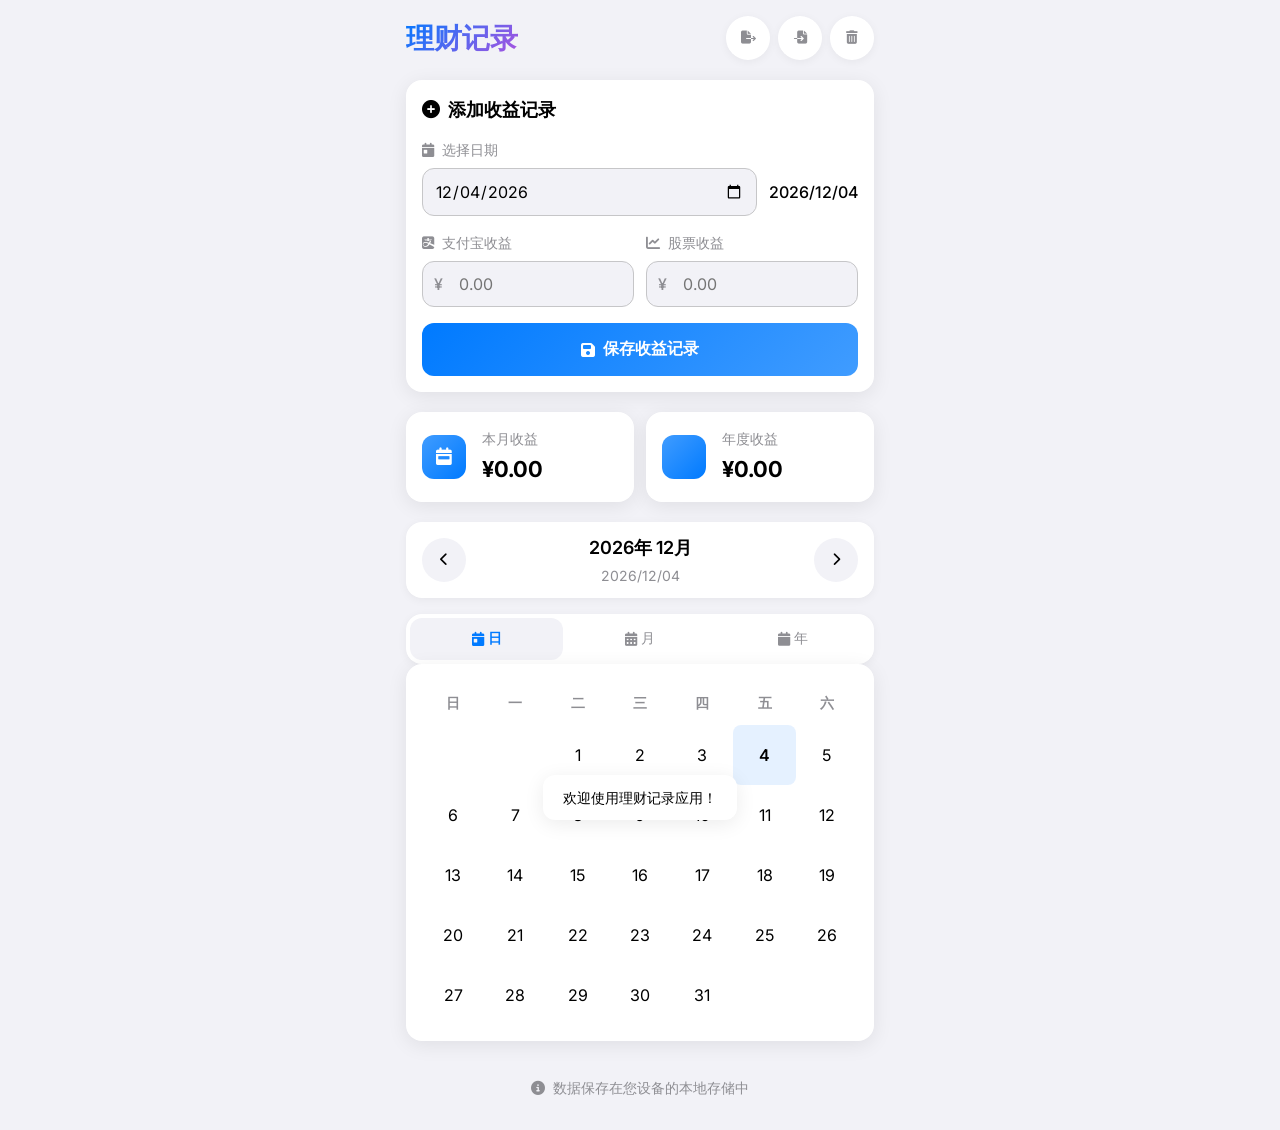
<file: index.html>
<!DOCTYPE html>
<html lang="zh-CN">
<head>
    <meta charset="UTF-8">
    <meta name="viewport" content="width=device-width, initial-scale=1.0, maximum-scale=1.0, user-scalable=no">
    <title>理财记录 - iOS 17风格</title>
    <link rel="stylesheet" href="style.css">
    <link rel="stylesheet" href="https://cdnjs.cloudflare.com/ajax/libs/font-awesome/6.4.0/css/all.min.css">
    <link href="https://fonts.googleapis.com/css2?family=Inter:wght@300;400;500;600;700&display=swap" rel="stylesheet">
</head>
<body>
    <div class="container">
        <!-- 头部标题 -->
        <header class="header">
            <div class="header-content">
                <h1 class="app-title">理财记录</h1>
                <div class="header-actions">
                    <button id="exportCsv" class="icon-btn" title="导出数据">
                        <i class="fas fa-file-export"></i>
                    </button>
                    <button id="importTrigger" class="icon-btn" title="导入数据">
                        <i class="fas fa-file-import"></i>
                    </button>
                    <button id="clearAll" class="icon-btn" title="清除所有数据">
                        <i class="fas fa-trash-alt"></i>
                    </button>
                </div>
            </div>
        </header>

        <!-- 收益输入区域 -->
        <div class="input-section">
            <div class="input-card">
                <h3 class="input-title"><i class="fas fa-plus-circle"></i> 添加收益记录</h3>

                <div class="date-input-group">
                    <label for="datePicker"><i class="fas fa-calendar-day"></i> 选择日期</label>
                    <div class="date-input-wrapper">
                        <input type="date" id="datePicker" class="date-input">
                        <span class="date-display-text" id="displayDateText2">2023/12/01</span>
                    </div>
                </div>

                <div class="input-row">
                    <div class="input-group">
                        <label for="alipay"><i class="fab fa-alipay"></i> 支付宝收益</label>
                        <div class="input-with-icon">
                            <span class="currency">¥</span>
                            <input type="number" id="alipay" placeholder="0.00" step="0.01" min="0">
                        </div>
                    </div>

                    <div class="input-group">
                        <label for="stock"><i class="fas fa-chart-line"></i> 股票收益</label>
                        <div class="input-with-icon">
                            <span class="currency">¥</span>
                            <input type="number" id="stock" placeholder="0.00" step="0.01" min="0">
                        </div>
                    </div>
                </div>

                <button id="saveBtn" class="save-btn">
                    <i class="fas fa-save"></i> 保存收益记录
                </button>
            </div>
        </div>

        <!-- 统计卡片 -->
        <div class="stats-container">
            <div class="stat-card">
                <div class="stat-icon">
                    <i class="fas fa-calendar-week"></i>
                </div>
                <div class="stat-content">
                    <div class="stat-label">本月收益</div>
                    <div class="stat-value" id="monthTotal">¥0.00</div>
                </div>
            </div>
            <div class="stat-card">
                <div class="stat-icon">
                    <i class="fas fa-calendar-year"></i>
                </div>
                <div class="stat-content">
                    <div class="stat-label">年度收益</div>
                    <div class="stat-value" id="yearTotal">¥0.00</div>
                </div>
            </div>
        </div>

        <!-- 日历标题和导航 -->
        <div class="calendar-header">
            <button id="prevMonth" class="nav-btn">
                <i class="fas fa-chevron-left"></i>
            </button>
            <div class="calendar-title">
                <h2 id="calendarTitle">2023年 12月</h2>
                <div class="date-display" id="displayDateText">2023/12/01</div>
            </div>
            <button id="nextMonth" class="nav-btn">
                <i class="fas fa-chevron-right"></i>
            </button>
        </div>

        <div class="view-toggle">
            <button data-view="day" class="active"><i class="fas fa-calendar-day"></i> 日</button>
            <button data-view="month"><i class="fas fa-calendar-alt"></i> 月</button>
            <button data-view="year"><i class="fas fa-calendar"></i> 年</button>
        </div>

        <!-- 日历区域 -->
        <div class="calendar-container">
            <table id="calendar">
                <!-- 日历将通过JS动态生成 -->
            </table>
        </div>


        <!-- 文件导入区域 (隐藏) -->
        <input type="file" id="importCsv" accept=".csv" style="display: none;">

        <!-- 底部说明 -->
        <footer class="footer">
            <p class="footer-text">
                <i class="fas fa-info-circle"></i> 数据保存在您设备的本地存储中
            </p>
        </footer>
    </div>

    <!-- 详情弹窗 -->
    <div id="modal" class="modal hidden">
        <div class="modal-overlay"></div>
        <div class="modal-content">
            <div class="modal-header">
                <h3><i class="fas fa-calendar-day"></i> 收益详情</h3>
                <button id="closeModal" class="close-btn">
                    <i class="fas fa-times"></i>
                </button>
            </div>

            <div class="modal-body">
                <div class="modal-date">
                    <i class="fas fa-calendar"></i>
                    <span id="modalDate">2023-12-01</span>
                </div>

                <div class="modal-input-group">
                    <label for="modalAlipayInput"><i class="fab fa-alipay"></i> 支付宝收益</label>
                    <div class="input-with-icon">
                        <span class="currency">¥</span>
                        <input type="number" id="modalAlipayInput" placeholder="0.00" step="0.01" min="0">
                    </div>
                </div>

                <div class="modal-input-group">
                    <label for="modalStockInput"><i class="fas fa-chart-line"></i> 股票收益</label>
                    <div class="input-with-icon">
                        <span class="currency">¥</span>
                        <input type="number" id="modalStockInput" placeholder="0.00" step="0.01" min="0">
                    </div>
                </div>
            </div>

            <div class="modal-footer">
                <button id="deleteRecord" class="btn-danger">
                    <i class="fas fa-trash-alt"></i> 删除记录
                </button>
                <button id="saveModal" class="btn-primary">
                    <i class="fas fa-save"></i> 保存更改
                </button>
            </div>
        </div>
    </div>

    <script src="script.js"></script>
    <script>
        // 同步日期显示
        const datePicker = document.getElementById('datePicker');
        const displayText1 = document.getElementById('displayDateText');
        const displayText2 = document.getElementById('displayDateText2');

        function updateDateDisplay() {
            const date = datePicker.value;
            if (date) {
                const formatted = date.replace(/-/g, '/');
                displayText1.textContent = formatted;
                displayText2.textContent = formatted;
            }
        }

        datePicker.addEventListener('change', updateDateDisplay);

        // 触发文件选择
        document.getElementById('importTrigger').addEventListener('click', () => {
            document.getElementById('importCsv').click();
        });

        // 初始化日期为今天
        const today = new Date();
        const isoDate = today.toISOString().split('T')[0];
        datePicker.value = isoDate;
        updateDateDisplay();
    </script>
</body>
</html>
</file>
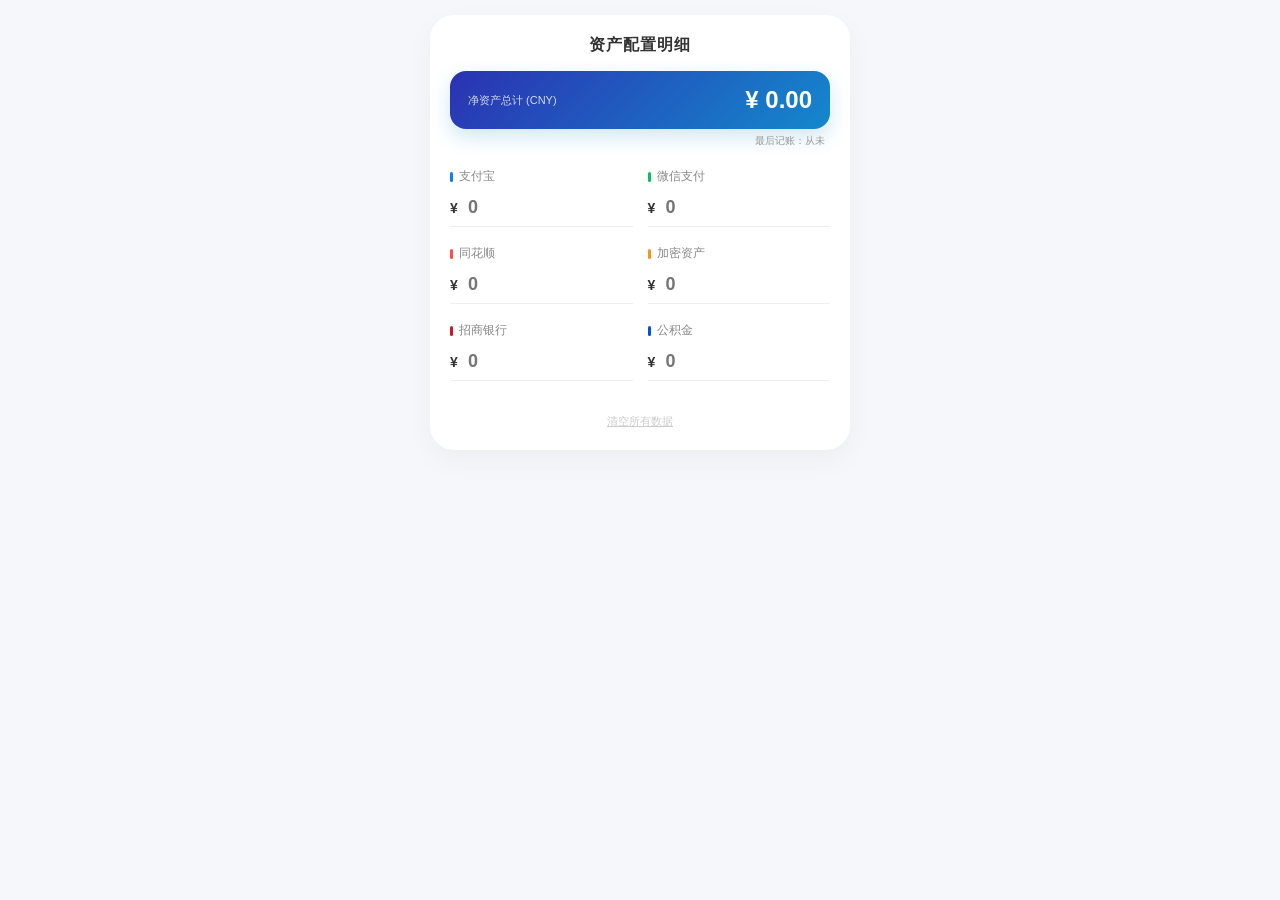
<file: assets.html>
<!DOCTYPE html>
<html lang="zh-CN">
<head>
	<!-- 关联刚才创建的清单 -->
	<link rel="manifest" href="manifest.json">
	
	<!-- iOS 专用配置：隐藏 Safari 地址栏和状态栏 -->
	<meta name="apple-mobile-web-app-capable" content="yes">
	<meta name="apple-mobile-web-app-status-bar-style" content="black-translucent">
	<meta name="apple-mobile-web-app-title" content="投资助手">
	
	<!-- App 桌面图标 (建议换成你自己的 180x180 png 图片) -->
	<link rel="apple-touch-icon" href="https://cdn-icons-png.flaticon.com">
	
	<!-- 阻止页面弹性滚动造成露底（可选，增加原生感） -->
	<style>
	    html, body { overscroll-behavior-y: none; }
	</style>

    <meta charset="UTF-8">
    <meta name="viewport" content="width=device-width, initial-scale=1.0, maximum-scale=1.0, user-scalable=0">
    <title>财富看板</title>
    <style>
        :root {
            --ali: #1677ff; --wx: #07c160; --ths: #ff4d4f;
            --cry: #f7931a; --cmb: #c51d24; --gjj: #0052d9;
            --summary-bg: linear-gradient(135deg, #2b32b2 0%, #1488cc 100%);
        }
        body { font-family: -apple-system, sans-serif; background: #f5f7fa; display: flex; justify-content: center; min-height: 100vh; margin: 0; padding: 15px; box-sizing: border-box; }
        .app-card { background: #fff; border-radius: 24px; padding: 20px; width: 100%; max-width: 380px; box-shadow: 0 10px 30px rgba(0,0,0,0.04); height: fit-content; }
        header h2 { text-align: center; margin: 0 0 15px 0; font-size: 16px; color: #333; letter-spacing: 1px; }
        
        /* 顶部汇总区域 */
        .summary-card { 
            background: var(--summary-bg); 
            padding: 15px 18px; border-radius: 16px; 
            color: #fff; display: flex; align-items: center; justify-content: space-between; 
            margin-bottom: 5px;
            box-shadow: 0 8px 20px rgba(20, 136, 204, 0.2);
        }
        .summary-label { font-size: 11px; color: rgba(255,255,255,0.8); }
        .summary-val { font-size: 24px; font-weight: 700; font-family: "DIN Alternate", sans-serif; }
        .update-time { font-size: 10px; color: #999; text-align: right; margin-bottom: 20px; padding-right: 5px; }

        /* 中间输入网格 */
        .grid { display: grid; grid-template-columns: 1fr 1fr; gap: 18px 15px; margin-bottom: 25px; }
        .label-wrap { display: flex; align-items: center; margin-bottom: 4px; }
        .brand-line { width: 3px; height: 10px; border-radius: 2px; margin-right: 6px; }
        label { font-size: 12px; color: #888; }
        .input-box { position: relative; border-bottom: 1px solid #eee; }
        .input-box:focus-within { border-bottom-color: #1488cc; }
        .input-box::before { content: "¥"; position: absolute; left: 0; top: 50%; transform: translateY(-50%); color: #333; font-size: 14px; font-weight: 600; }
        input { width: 100%; padding: 8px 0 8px 18px; border: none; background: transparent; font-size: 18px; font-weight: 600; color: #333; outline: none; }

        /* 底部饼图分析区域 */
        .analysis-section { border-top: 1px dashed #eee; padding-top: 20px; margin-top: 10px; }
        .analysis-title { font-size: 13px; color: #333; font-weight: 600; margin-bottom: 15px; text-align: center; }
        .chart-container { display: flex; flex-direction: column; align-items: center; gap: 15px; }
        .pie-chart { width: 120px; height: 120px; border-radius: 50%; background: #f0f0f0; transition: 0.5s; position: relative; }
        .pie-chart::after { content: ""; position: absolute; width: 66px; height: 66px; background: white; border-radius: 50%; top: 27px; left: 27px; }
        
        .chart-legend { display: grid; grid-template-columns: 1fr 1fr; gap: 8px 15px; width: 100%; font-size: 11px; color: #666; }
        .legend-item { display: flex; align-items: center; }
        .dot { width: 7px; height: 7px; border-radius: 50%; margin-right: 6px; }

        .footer { margin-top: 30px; text-align: center; }
        .clear-btn { background: none; color: #ccc; border: none; font-size: 11px; text-decoration: underline; cursor: pointer; }
    </style>
</head>
<body>

<div class="app-card">
    <header><h2>资产配置明细</h2></header>
    
    <div class="summary-card">
        <div class="summary-label">净资产总计 (CNY)</div>
        <div class="summary-val">¥ <span id="res">0.00</span></div>
    </div>
    <div class="update-time">最后记账：<span id="last-update">从未</span></div>

    <div class="grid">
        <div class="item">
            <div class="label-wrap"><div class="brand-line" style="background:var(--ali)"></div><label>支付宝</label></div>
            <div class="input-box"><input type="text" inputmode="decimal" class="asset-input" id="alipay" data-color="var(--ali)" data-name="支付宝" placeholder="0"></div>
        </div>
        <div class="item">
            <div class="label-wrap"><div class="brand-line" style="background:var(--wx)"></div><label>微信支付</label></div>
            <div class="input-box"><input type="text" inputmode="decimal" class="asset-input" id="wechat" data-color="var(--wx)" data-name="微信" placeholder="0"></div>
        </div>
        <div class="item">
            <div class="label-wrap"><div class="brand-line" style="background:var(--ths)"></div><label>同花顺</label></div>
            <div class="input-box"><input type="text" inputmode="decimal" class="asset-input" id="ths" data-color="var(--ths)" data-name="同花顺" placeholder="0"></div>
        </div>
        <div class="item">
            <div class="label-wrap"><div class="brand-line" style="background:var(--cry)"></div><label>加密资产</label></div>
            <div class="input-box"><input type="text" inputmode="decimal" class="asset-input" id="crypto" data-color="var(--cry)" data-name="加密币" placeholder="0"></div>
        </div>
        <div class="item">
            <div class="label-wrap"><div class="brand-line" style="background:var(--cmb)"></div><label>招商银行</label></div>
            <div class="input-box"><input type="text" inputmode="decimal" class="asset-input" id="cmb" data-color="var(--cmb)" data-name="招行" placeholder="0"></div>
        </div>
        <div class="item">
            <div class="label-wrap"><div class="brand-line" style="background:var(--gjj)"></div><label>公积金</label></div>
            <div class="input-box"><input type="text" inputmode="decimal" class="asset-input" id="provident" data-color="var(--gjj)" data-name="公积金" placeholder="0"></div>
        </div>
    </div>

    <!-- 移至底部的分析区域 -->
    <div class="analysis-section" id="analysis-box" style="display:none;">
        <div class="analysis-title">资产分布比例</div>
        <div class="chart-container">
            <div class="pie-chart" id="pie"></div>
            <div class="chart-legend" id="legend"></div>
        </div>
    </div>

    <div class="footer">
        <button class="clear-btn" onclick="clearData()">清空所有数据</button>
    </div>
</div>

<script>
    const inputs = document.querySelectorAll('.asset-input');
    const resDisplay = document.getElementById('res');
    const timeDisplay = document.getElementById('last-update');
    const analysisBox = document.getElementById('analysis-box');
    const pieChart = document.getElementById('pie');
    const legendBox = document.getElementById('legend');

    window.onload = () => {
        inputs.forEach(i => {
            const saved = localStorage.getItem('wealth_final_' + i.id);
            if (saved) i.value = saved;
        });
        const savedTime = localStorage.getItem('wealth_final_time');
        if (savedTime) timeDisplay.innerText = savedTime;
        updateDisplay(false);
    };

    function updateDisplay(shouldUpdateTime = true) {
        let sum = 0;
        let segments = [];
        inputs.forEach(i => {
            const val = parseFloat(i.value) || 0;
            sum += val;
            if (val > 0) {
                segments.push({ name: i.getAttribute('data-name'), value: val, color: i.getAttribute('data-color') });
            }
        });

        resDisplay.innerText = sum.toLocaleString('zh-CN', { minimumFractionDigits: 2 });

        if (sum > 0) {
            analysisBox.style.display = 'block';
            let currentPercent = 0;
            let gradientStr = segments.map(s => {
                let start = currentPercent;
                let end = start + (s.value / sum) * 100;
                currentPercent = end;
                return `${s.color} ${start}% ${end}%`;
            }).join(', ');
            pieChart.style.background = `conic-gradient(${gradientStr})`;
            legendBox.innerHTML = segments.map(s => {
                let p = ((s.value / sum) * 100).toFixed(1);
                return `<div class="legend-item"><div class="dot" style="background:${s.color}"></div>${s.name} ${p}%</div>`;
            }).join('');
        } else {
            analysisBox.style.display = 'none';
        }

        if (shouldUpdateTime) {
            const now = new Date();
            const timeStr = `${now.getFullYear()}-${(now.getMonth()+1).toString().padStart(2,'0')}-${now.getDate().toString().padStart(2,'0')} ${now.getHours().toString().padStart(2,'0')}:${now.getMinutes().toString().padStart(2,'0')}`;
            timeDisplay.innerText = timeStr;
            localStorage.setItem('wealth_final_time', timeStr);
        }
    }

    function handleInput(e) {
        let val = e.target.value.replace(/[^\d.]/g, ""); 
        const parts = val.split(".");
        if (parts.length > 2) val = parts + "." + parts.slice(1).join("");
        e.target.value = val;
        localStorage.setItem('wealth_final_' + e.target.id, val);
        updateDisplay(true);
    }

    function clearData() {
        if (confirm("确定要清空吗？")) {
            inputs.forEach(i => { i.value = ""; localStorage.removeItem('wealth_final_' + i.id); });
            localStorage.removeItem('wealth_final_time');
            timeDisplay.innerText = "从未";
            updateDisplay(false);
        }
    }

    inputs.forEach(i => i.addEventListener('input', handleInput));
</script>

</body>
</html>
</file>
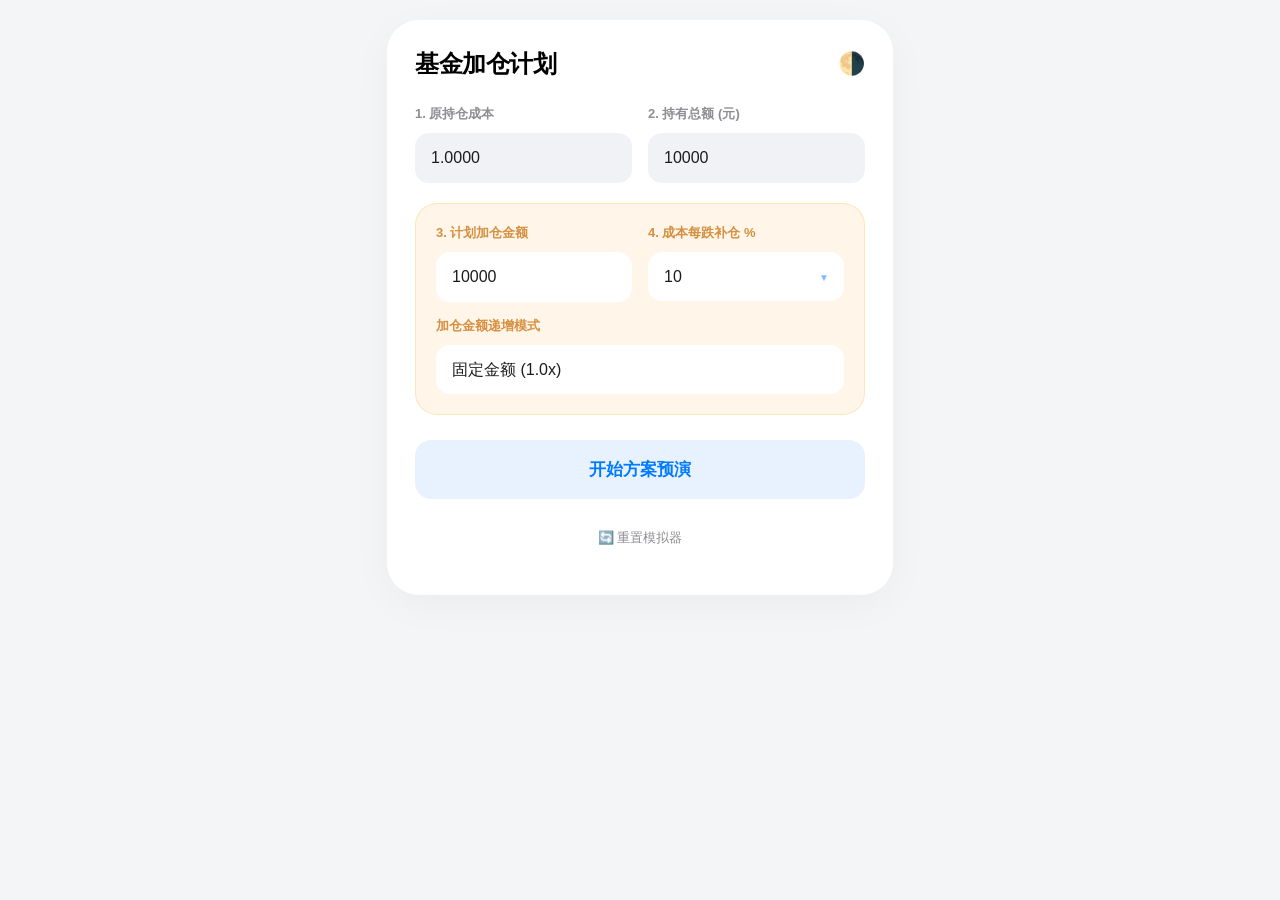
<file: plan.html>
<!DOCTYPE html>
<html lang="zh-CN">
<head>
	<!-- 关联刚才创建的清单 -->
	<link rel="manifest" href="manifest.json">
	
	<!-- iOS 专用配置：隐藏 Safari 地址栏和状态栏 -->
	<meta name="apple-mobile-web-app-capable" content="yes">
	<meta name="apple-mobile-web-app-status-bar-style" content="black-translucent">
	<meta name="apple-mobile-web-app-title" content="投资助手">
	
	<!-- App 桌面图标 (建议换成你自己的 180x180 png 图片) -->
	<link rel="apple-touch-icon" href="https://cdn-icons-png.flaticon.com">
	
	<!-- 阻止页面弹性滚动造成露底（可选，增加原生感） -->
	<style>
	    html, body { overscroll-behavior-y: none; }
	</style>

    <meta charset="UTF-8">
    <meta name="viewport" content="width=device-width, initial-scale=1.0, maximum-scale=1.0, user-scalable=no">
    <title>基金加仓计划</title>
    <style>
        :root {
            --bg-color: #F4F5F7;
            --card-bg: #FFFFFF;
            --input-bg: #F0F2F5;
            --primary-blue: #007AFF;
            --btn-light-blue: #E8F2FF;
            --accent-orange: #FFF5E9;
            --text-main: #1C1C1E;
            --text-secondary: #8E8E93;
            --apple-red: #FF3B30;
            --apple-green: #34C759;
        }

        [data-theme='dark'] {
            --bg-color: #000000;
            --card-bg: #1C1C1E;
            --input-bg: #2C2C2E;
            --primary-blue: #0A84FF;
            --btn-light-blue: #262629;
            --accent-orange: #2C2115;
            --text-main: #FFFFFF;
        }

        body {
            font-family: -apple-system, "SF Pro Text", "PingFang SC", sans-serif;
            background-color: var(--bg-color);
            margin: 0;
            padding: 20px;
            display: flex;
            justify-content: center;
            transition: background-color 0.3s;
        }

        .app-container {
            width: 100%;
            max-width: 450px;
            background: var(--card-bg);
            border-radius: 32px;
            padding: 28px;
            box-shadow: 0 10px 40px rgba(0,0,0,0.04);
        }

        .header {
            display: flex;
            justify-content: space-between;
            align-items: center;
            margin-bottom: 25px;
        }
        .header h1 { font-size: 24px; font-weight: 800; margin: 0; letter-spacing: -0.5px; }

        .input-section { margin-bottom: 20px; }
        .label {
            font-size: 13px;
            color: var(--text-secondary);
            margin-bottom: 10px;
            display: block;
            font-weight: 600;
        }
        input, select {
            width: 100%;
            background: var(--input-bg);
            border: none;
            border-radius: 14px;
            padding: 16px;
            font-size: 16px;
            box-sizing: border-box;
            outline: none;
            color: var(--text-main);
            appearance: none;
            -webkit-appearance: none;
        }

        .grid-2 { display: grid; grid-template-columns: 1fr 1fr; gap: 16px; }

        .plan-box {
            background: var(--accent-orange);
            padding: 20px;
            border-radius: 22px;
            border: 1px solid rgba(255, 165, 0, 0.2);
            margin-bottom: 25px;
        }
        .plan-box input, .plan-box select { background: var(--card-bg); }
        .plan-box .label { color: #D68F3F; }

        .select-wrapper { position: relative; }
        .select-wrapper::after {
            content: "▼";
            font-size: 10px;
            color: var(--primary-blue);
            position: absolute;
            right: 15px;
            top: 50%;
            transform: translateY(-50%);
            pointer-events: none;
            opacity: 0.5;
        }

        .btn-calc {
            background: var(--btn-light-blue);
            color: var(--primary-blue);
            width: 100%;
            border: none;
            border-radius: 16px;
            padding: 18px;
            font-size: 17px;
            font-weight: 700;
            cursor: pointer;
            margin-bottom: 20px;
        }
        .btn-calc:active { opacity: 0.7; transform: scale(0.98); }

        .res-card {
            background: #F9F9FB;
            border-radius: 22px;
            padding: 20px;
            margin-top: 15px;
            border: 0.5px solid #EEE;
            display: flex;
            flex-direction: column;
            gap: 12px;
        }
        [data-theme='dark'] .res-card { background: var(--input-bg); border-color: #38383A; }

        .res-header { display: flex; justify-content: space-between; align-items: center; }
        .step-tag { background: var(--primary-blue); color: white; padding: 4px 10px; border-radius: 8px; font-size: 12px; font-weight: 700; }
        .rise-tag { color: var(--apple-red); font-weight: 800; font-size: 15px; }
        
        .res-body { display: grid; grid-template-columns: 1fr 1fr; gap: 10px; border-bottom: 1px dashed #DDD; padding-bottom: 12px; }
        [data-theme='dark'] .res-body { border-color: #444; }
        .val-group .v-label { font-size: 11px; color: var(--text-secondary); display: block; margin-bottom: 3px; }
        .val-group .v-main { font-size: 18px; font-weight: 700; }
        
        .res-footer { font-size: 12px; color: var(--text-secondary); display: flex; flex-direction: column; gap: 6px; }
        .loss-text { color: var(--apple-green); font-weight: 600; font-size: 13px; }
        .footer-link { text-align: center; font-size: 13px; color: var(--text-secondary); cursor: pointer; margin-top: 10px; }
    </style>
</head>
<body>

<div class="app-container">
    <div class="header">
        <h1>基金加仓计划</h1>
        <div style="font-size: 22px; cursor: pointer;" onclick="toggleTheme()">🌗</div>
    </div>

    <div class="grid-2 input-section">
        <div>
            <span class="label">1. 原持仓成本</span>
            <input type="number" id="baseCost" value="1.0000" step="0.0001">
        </div>
        <div>
            <span class="label">2. 持有总额 (元)</span>
            <input type="number" id="baseAmount" value="10000">
        </div>
    </div>

    <div class="plan-box">
        <div class="grid-2">
            <div>
                <span class="label">3. 计划加仓金额</span>
                <!-- ✨ 修改点：默认值改为 10000 ✨ -->
                <input type="number" id="firstAdd" value="10000">
            </div>
            <div>
                <span class="label">4. 成本每跌补仓 %</span>
                <div class="select-wrapper">
                    <select id="dropPercent">
                        <option value="5">5</option>
                        <option value="10" selected>10</option>
                        <option value="15">15</option>
                        <option value="20">20</option>
                    </select>
                </div>
            </div>
        </div>
        <div style="margin-top: 15px;">
            <span class="label">加仓金额递增模式</span>
            <select id="investMode">
                <option value="1.0">固定金额 (1.0x)</option>
                <option value="1.5">稳健增量 (1.5x)</option>
                <option value="2.0">进取倍投 (2.0x)</option>
            </select>
        </div>
    </div>

    <button class="btn-calc" onclick="runPlan()">开始方案预演</button>
    <div class="footer-link" onclick="location.reload()">🔄 重置模拟器</div>

    <div id="resultsArea" style="margin-top:20px"></div>
</div>

<script>
    function toggleTheme() {
        const body = document.body;
        const currentTheme = body.getAttribute('data-theme');
        const nextTheme = currentTheme === 'light' ? 'dark' : 'light';
        body.setAttribute('data-theme', nextTheme);
    }

    function runPlan() {
        const baseCost = parseFloat(document.getElementById('baseCost').value);
        const baseAmount = parseFloat(document.getElementById('baseAmount').value);
        const ratio = parseFloat(document.getElementById('investMode').value);
        const firstAdd = parseFloat(document.getElementById('firstAdd').value);
        const dropPercent = parseFloat(document.getElementById('dropPercent').value) / 100;

        if(!baseCost || !baseAmount || !firstAdd) {
            alert("数据不完整"); return;
        }

        let totalAmount = baseAmount;
        let totalShares = baseAmount / baseCost;
        let nextAddMoney = firstAdd;

        const resultsArea = document.getElementById('resultsArea');
        resultsArea.innerHTML = `<span class="label" style="color:var(--text-main)">📉 成本价下跌路径推演 (至 -80%)：</span>`;

        let currentDrop = 0;
        let step = 1;

        while (currentDrop < 0.80) {
            currentDrop += dropPercent;
            if (currentDrop > 0.801) break;

            let nextPrice = baseCost * (1 - currentDrop);
            if (step > 1) nextAddMoney *= ratio;

            totalShares += (nextAddMoney / nextPrice);
            totalAmount += nextAddMoney;
            
            let newCost = totalAmount / totalShares;
            let currentMarketValue = totalShares * nextPrice;
            let currentTotalLoss = currentMarketValue - totalAmount; 
            let needRise = ((newCost - nextPrice) / nextPrice * 100).toFixed(1);

            resultsArea.innerHTML += `
                <div class="res-card">
                    <div class="res-header">
                        <span class="step-tag">成本跌 ${(currentDrop * 100).toFixed(0)}%</span>
                        <span class="rise-tag">需涨 ${needRise}% 回本</span>
                    </div>
                    <div class="res-body">
                        <div class="val-group">
                            <span class="v-label">买入价</span>
                            <span class="v-main">${nextPrice.toFixed(4)}</span>
                        </div>
                        <div class="val-group" style="text-align:right">
                            <span class="v-label">加仓后成本</span>
                            <span class="v-main" style="color:var(--primary-blue)">${newCost.toFixed(4)}</span>
                        </div>
                    </div>
                    <div class="res-footer">
                        <span>本阶补仓: <b>¥${Math.round(nextAddMoney).toLocaleString()}</b> | 累计总额: <b>¥${Math.round(totalAmount).toLocaleString()}</b></span>
                        <span class="loss-text">当前账户预估浮亏: -¥${Math.abs(Math.round(currentTotalLoss)).toLocaleString()}</span>
                    </div>
                </div>
            `;
            step++;
            if(step > 40) break;
        }
        resultsArea.scrollIntoView({ behavior: 'smooth' });
    }

    if (window.matchMedia && window.matchMedia('(prefers-color-scheme: dark)').matches) {
        document.body.setAttribute('data-theme', 'dark');
    }
</script>

</body>
</html>
</file>
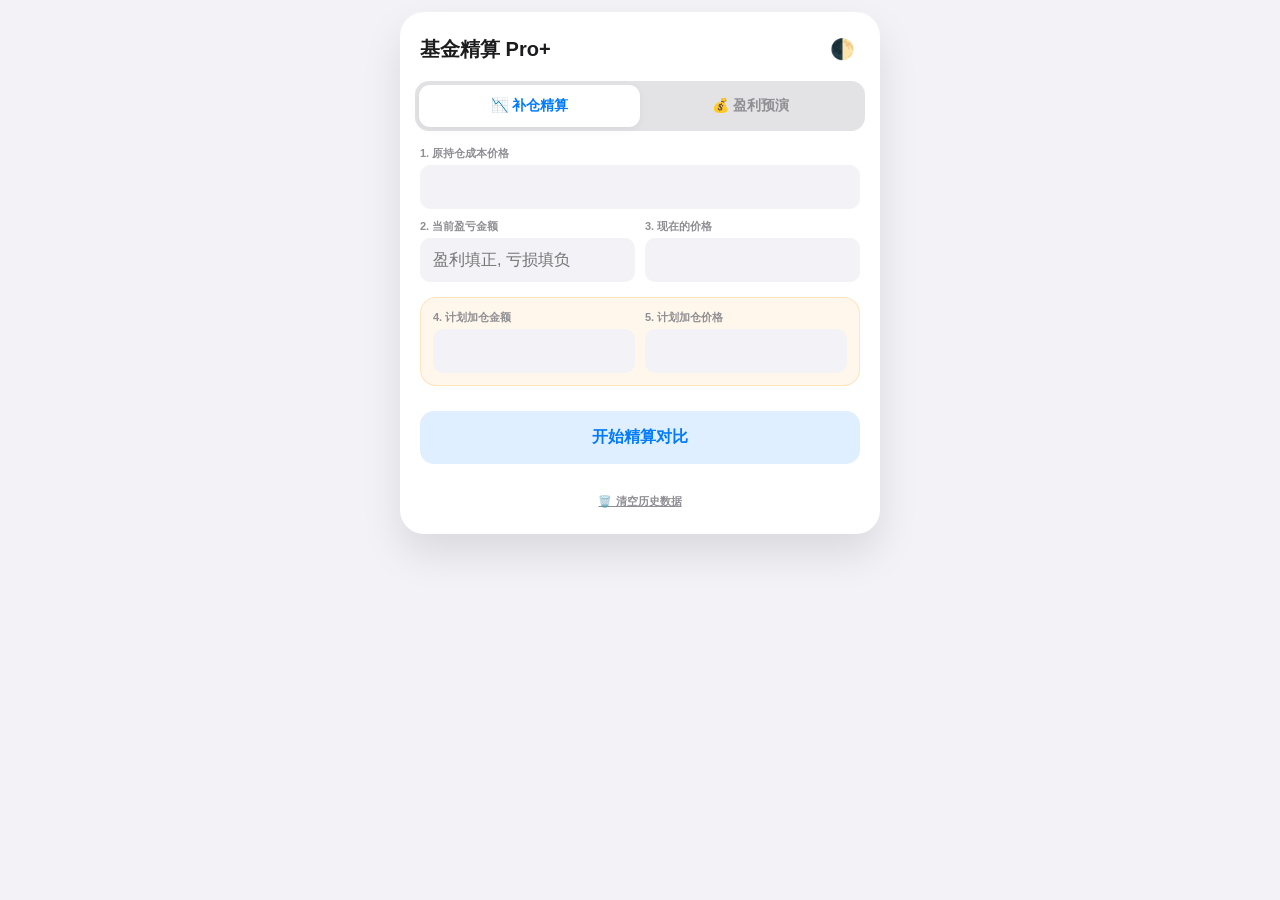
<file: profit.html>
<!DOCTYPE html>
<html lang="zh-CN">
<head>
	<!-- 关联刚才创建的清单 -->
	<link rel="manifest" href="manifest.json">
	
	<!-- iOS 专用配置：隐藏 Safari 地址栏和状态栏 -->
	<meta name="apple-mobile-web-app-capable" content="yes">
	<meta name="apple-mobile-web-app-status-bar-style" content="black-translucent">
	<meta name="apple-mobile-web-app-title" content="投资助手">
	
	<!-- App 桌面图标 (建议换成你自己的 180x180 png 图片) -->
	<link rel="apple-touch-icon" href="https://cdn-icons-png.flaticon.com">
	
	<!-- 阻止页面弹性滚动造成露底（可选，增加原生感） -->
	<style>
	    html, body { overscroll-behavior-y: none; }
	</style>

    <meta charset="UTF-8">
    <meta name="viewport" content="width=device-width, initial-scale=1.0, maximum-scale=1.0, user-scalable=no">
    <title>基金精算助手 Pro+</title>
    <style>
        :root {
            --primary: #007aff; --success: #28cd41; --danger: #ff3b30; --warning: #ff9500;
            --bg: #f2f2f7; --card: #ffffff; --text: #1c1c1e; --sub-text: #8e8e93;
            --border: #e5e5ea; --input-bg: #f2f2f7; --tab-bg: #e3e3e6;
            --btn-blue-bg: rgba(0, 122, 255, 0.12); --btn-blue-text: #007aff;
            --btn-green-bg: rgba(40, 205, 65, 0.12); --btn-green-text: #248a3d;
        }
        [data-theme="dark"] {
            --bg: #000000; --card: #1c1c1e; --text: #ffffff; --sub-text: #a1a1a6;
            --border: #38383a; --input-bg: #2c2c2e; --tab-bg: #2c2c2e;
            --btn-blue-bg: rgba(10, 132, 255, 0.2); --btn-blue-text: #40a9ff;
            --btn-green-bg: rgba(48, 209, 88, 0.2); --btn-green-text: #63da7e;
        }
        body { font-family: -apple-system, sans-serif; background: var(--bg); margin: 0; display: flex; justify-content: center; padding: 12px; color: var(--text); transition: 0.3s; }
        .container { width: 100%; max-width: 480px; background: var(--card); border-radius: 24px; box-shadow: 0 20px 40px rgba(0,0,0,0.1); overflow: hidden; position: relative; padding-bottom: 20px; }
        .header { padding: 20px 20px 0; display: flex; justify-content: space-between; align-items: center; }
        .header h1 { font-size: 20px; margin: 0; font-weight: 700; }
        .theme-toggle { font-size: 20px; cursor: pointer; padding: 5px; }
        .tabs { display: flex; background: var(--tab-bg); padding: 4px; margin: 15px; border-radius: 14px; }
        .tab { flex: 1; text-align: center; padding: 12px; font-size: 14px; font-weight: 600; color: var(--sub-text); cursor: pointer; border-radius: 11px; }
        .tab.active { background: var(--card); color: var(--primary); box-shadow: 0 2px 10px rgba(0,0,0,0.05); }
        .content { padding: 0 20px; display: none; }
        .content.active { display: block; }
        .input-grid { display: grid; grid-template-columns: 1fr 1fr; gap: 10px; margin-bottom: 12px; }
        label { display: block; margin-bottom: 4px; font-size: 11px; color: var(--sub-text); font-weight: 700; }
        input { width: 100%; padding: 12px; border: 1px solid transparent; border-radius: 10px; font-size: 16px; box-sizing: border-box; outline: none; background: var(--input-bg); color: var(--text); -webkit-appearance: none; }
        input:focus { border-color: var(--primary); background: var(--card); }
        .plan-box { background: rgba(255,149,0,0.08); padding: 12px; border-radius: 16px; border: 1px solid rgba(255,149,0,0.2); margin: 15px 0; }
        button { width: 100%; padding: 16px; border: none; border-radius: 14px; font-size: 16px; font-weight: 700; cursor: pointer; margin-top: 10px; transition: 0.2s; }
        button:active { opacity: 0.6; transform: scale(0.98); }
        .btn-calc { background: var(--btn-blue-bg); color: var(--btn-blue-text); }
        .btn-profit { background: var(--btn-green-bg); color: var(--btn-green-text); }
        .res-box { margin-top: 20px; display: none; }
        .res-card { background: var(--input-bg); border-radius: 18px; padding: 16px; margin-bottom: 15px; border: 1px solid var(--border); }
        .res-title { font-size: 11px; font-weight: 800; color: var(--sub-text); margin-bottom: 10px; border-bottom: 1px solid var(--border); padding-bottom: 4px; }
        .res-grid { display: grid; grid-template-columns: 1fr 1fr; gap: 12px; }
        .res-item { display: flex; flex-direction: column; }
        .res-label { font-size: 11px; color: var(--sub-text); margin-bottom: 2px; }
        .res-val { font-size: 14px; font-weight: 700; font-family: 'Monaco', monospace; }
        .main-res { grid-column: span 2; padding: 10px; background: var(--card); border-radius: 12px; text-align: center; border: 1px solid var(--border); }
        .big-val { font-size: 22px; display: block; margin-top: 4px; }
        .up-red { color: #ff3b30 !important; } 
        .down-green { color: #34c759 !important; }
        .high-blue { color: var(--primary); }
        .update-time { font-size: 10px; color: var(--sub-text); text-align: center; margin-top: 8px; font-style: italic; }
        .footer-tools { text-align: center; margin-top: 15px; }
        .btn-clear { background: none; color: var(--sub-text); font-size: 11px; text-decoration: underline; width: auto; padding: 5px; }
    </style>
</head>
<body data-theme="light">

<div class="container">
    <div class="header">
        <h1>基金精算 Pro+</h1>
        <div class="theme-toggle" onclick="toggleTheme()">🌓</div>
    </div>

    <div class="tabs">
        <div class="tab active" onclick="switchTab(0)">📉 补仓精算</div>
        <div class="tab" onclick="switchTab(1)">💰 盈利预演</div>
    </div>

    <div id="tabContent0" class="content active">
        <div class="input-grid">
            <div style="grid-column: span 2;"><label>1. 原持仓成本价格</label><input type="text" inputmode="decimal" id="c1_cost" oninput="fix(this)"></div>
            <!-- 修复：盈亏金额使用 text 模式弹出完整键盘 -->
            <div><label>2. 当前盈亏金额</label><input type="text" inputmode="text" id="c1_loss" placeholder="盈利填正, 亏损填负" oninput="fixWithMinus(this)"></div>
            <div><label>3. 现在的价格</label><input type="text" inputmode="decimal" id="c1_now" oninput="fix(this)"></div>
        </div>
        <div class="plan-box">
            <div class="input-grid" style="margin-bottom:0">
                <div><label>4. 计划加仓金额</label><input type="text" inputmode="decimal" id="c1_add_money" oninput="fix(this)"></div>
                <div><label>5. 计划加仓价格</label><input type="text" inputmode="decimal" id="c1_add_price" oninput="fix(this)"></div>
            </div>
        </div>
        <button class="btn-calc" onclick="calcCover()">开始精算对比</button>
        <div id="res0" class="res-box">
            <div class="res-card">
                <div class="res-title">● 补仓前状态</div>
                <div class="res-grid">
                    <div class="res-item"><span class="res-label">原持仓市值</span><span id="r0_pre_m" class="res-val"></span></div>
                    <div class="res-item"><span class="res-label">原回本需涨</span><span id="r0_pre_up" class="res-val up-red"></span></div>
                </div>
            </div>
            <div class="res-card" style="border-color: var(--primary);">
                <div class="res-title" style="color:var(--primary)">● 补仓后预估 (基于加仓价)</div>
                <div class="res-grid">
                    <div class="res-item main-res"><span class="res-label">回本目标价格</span><span id="r0_new_c" class="res-val big-val high-blue"></span></div>
                    <div class="res-item"><span class="res-label">补后需再涨</span><span id="r0_post_up" class="res-val up-red"></span></div>
                    <div class="res-item"><span class="res-label">补后盈亏率</span><span id="r0_post_rate" class="res-val"></span></div>
                    <div class="res-item"><span class="res-label">补后总市值</span><span id="r0_post_m" class="res-val"></span></div>
                    <div class="res-item"><span class="res-label">补后盈亏额</span><span id="r0_post_loss" class="res-val"></span></div>
                </div>
                <div class="update-time" id="time0"></div>
            </div>
        </div>
    </div>

    <div id="tabContent1" class="content">
        <div class="input-grid">
            <div style="grid-column: span 2;"><label>1. 持仓成本价格</label><input type="text" inputmode="decimal" id="c2_cost" oninput="fix(this)"></div>
            <!-- 修复：盈亏金额使用 text 模式弹出完整键盘 -->
            <div><label>2. 当前盈亏金额</label><input type="text" inputmode="text" id="c2_loss" placeholder="盈利正, 亏损负" oninput="fixWithMinus(this)"></div>
            <div><label>3. 现在的价格</label><input type="text" inputmode="decimal" id="c2_now" oninput="fix(this)"></div>
            <div style="grid-column: span 2;"><label>4. 预演目标价格</label><input type="text" inputmode="decimal" id="c2_target" oninput="fix(this)"></div>
        </div>
        <button class="btn-profit" onclick="calcProfit()">开始盈利预演</button>
        <div id="res1" class="res-box">
            <div class="res-card" style="border-color: var(--success);">
                <div class="res-title" style="color:var(--success)">● 盈利预演结果</div>
                <div class="res-grid">
                    <div class="res-item main-res">
                        <span class="res-label">预计净利润</span>
                        <span id="r1_profit" class="res-val big-val"></span>
                    </div>
                    <div class="res-item"><span class="res-label">目标盈利率</span><span id="r1_rate" class="res-val"></span></div>
                    <div class="res-item"><span class="res-label">距目标需涨</span><span id="r1_up" class="res-val"></span></div>
                    <div class="res-item"><span class="res-label">持仓总本金</span><span id="r1_prin" class="res-val"></span></div>
                    <div class="res-item"><span class="res-label">届时总市值</span><span id="r1_market" class="res-val"></span></div>
                </div>
                <div class="update-time" id="time1"></div>
            </div>
        </div>
    </div>

    <div class="footer-tools"><button class="btn-clear" onclick="clearAllData()">🗑️ 清空历史数据</button></div>
</div>

<script>
window.onload = function() {
    const saved = JSON.parse(localStorage.getItem('fundDataFinalV9') || '{}');
    for (let id in saved) { if(document.getElementById(id)) document.getElementById(id).value = saved[id]; }
    switchTab(parseInt(localStorage.getItem('fundTabFinalV9') || 0));
};
function switchTab(idx) {
    document.querySelectorAll('.tab').forEach((t, i) => t.classList.toggle('active', i === idx));
    document.querySelectorAll('.content').forEach((c, i) => c.classList.toggle('active', i === idx));
    localStorage.setItem('fundTabFinalV9', idx);
}
function fix(obj) { obj.value = obj.value.replace(/[^\d.]/g, "").replace(/\.{2,}/g, "."); save(); }

// 修复盈亏输入的逻辑：允许第一个字符为负号，或清除多余负号
function fixWithMinus(obj) {
    let val = obj.value.replace(/[^\d.-]/g, ""); // 只留数字、点、负号
    // 确保负号只出现在第一位
    if (val.indexOf("-", 1) !== -1) val = val[0] + val.slice(1).replace(/-/g, "");
    // 确保只有一个点
    const parts = val.split('.');
    if (parts.length > 2) val = parts[0] + "." + parts.slice(1).join("");
    obj.value = val;
    save();
}

function save() {
    const data = {};
    document.querySelectorAll('input').forEach(i => data[i.id] = i.value);
    localStorage.setItem('fundDataFinalV9', JSON.stringify(data));
}
const fmt = (n) => n.toLocaleString(undefined, {minimumFractionDigits: 2, maximumFractionDigits: 2});
function getTime() { return `计算时间: ${new Date().toLocaleString()}`; }

function calcCover() {
    const cost = parseFloat(document.getElementById('c1_cost').value), loss = parseFloat(document.getElementById('c1_loss').value);
    const now = parseFloat(document.getElementById('c1_now').value), addMoney = parseFloat(document.getElementById('c1_add_money').value), addPrice = parseFloat(document.getElementById('c1_add_price').value);
    if ([cost, loss, now, addMoney, addPrice].some(isNaN) || (now === cost)) return alert("输入有误");
    const shares = loss / (now - cost), oldPrin = shares * cost, addShares = addMoney / addPrice, totalShares = shares + addShares, totalPrin = oldPrin + addMoney, newCost = totalPrin / totalShares, diff = totalShares * addPrice - totalPrin;
    document.getElementById('r0_pre_m').innerText = "￥" + fmt(shares * now);
    document.getElementById('r0_pre_up').innerText = ((cost/now - 1)*100).toFixed(2) + "%";
    document.getElementById('r0_new_c').innerText = newCost.toFixed(4);
    document.getElementById('r0_post_up').innerText = ((newCost/addPrice - 1)*100).toFixed(2) + "%";
    document.getElementById('r0_post_m').innerText = "￥" + fmt(totalShares * addPrice);
    const lossEl = document.getElementById('r0_post_loss'), rateEl = document.getElementById('r0_post_rate');
    lossEl.innerText = "￥" + fmt(diff); lossEl.className = "res-val " + (diff >= 0 ? "up-red" : "down-green");
    const r = (diff/totalPrin*100).toFixed(2); rateEl.innerText = r + "%"; rateEl.className = "res-val " + (r >= 0 ? "up-red" : "down-green");
    document.getElementById('time0').innerText = getTime(); document.getElementById('res0').style.display = 'block';
}

function calcProfit() {
    const cost = parseFloat(document.getElementById('c2_cost').value), loss = parseFloat(document.getElementById('c2_loss').value), now = parseFloat(document.getElementById('c2_now').value), target = parseFloat(document.getElementById('c2_target').value);
    if ([cost, loss, now, target].some(isNaN) || (now === cost)) return alert("输入有误");
    const shares = loss / (now - cost), principal = shares * cost, targetM = shares * target, p = targetM - principal, pRate = (p/principal*100).toFixed(2);
    const pEl = document.getElementById('r1_profit'); pEl.innerText = "￥" + fmt(p); pEl.className = "res-val big-val " + (p >= 0 ? "up-red" : "down-green");
    const rEl = document.getElementById('r1_rate'); rEl.innerText = pRate + "%"; rEl.className = "res-val " + (pRate >= 0 ? "up-red" : "down-green");
    document.getElementById('r1_prin').innerText = "￥" + fmt(principal); document.getElementById('r1_market').innerText = "￥" + fmt(targetM); document.getElementById('r1_up').innerText = ((target/now - 1)*100).toFixed(2) + "%";
    document.getElementById('time1').innerText = getTime(); document.getElementById('res1').style.display = 'block';
}
function toggleTheme() { document.body.setAttribute('data-theme', document.body.getAttribute('data-theme') === 'light' ? 'dark' : 'light'); }
function clearAllData() { if(confirm("确定清空？")) { localStorage.clear(); location.reload(); } }
</script>
</body>
</html>
</file>
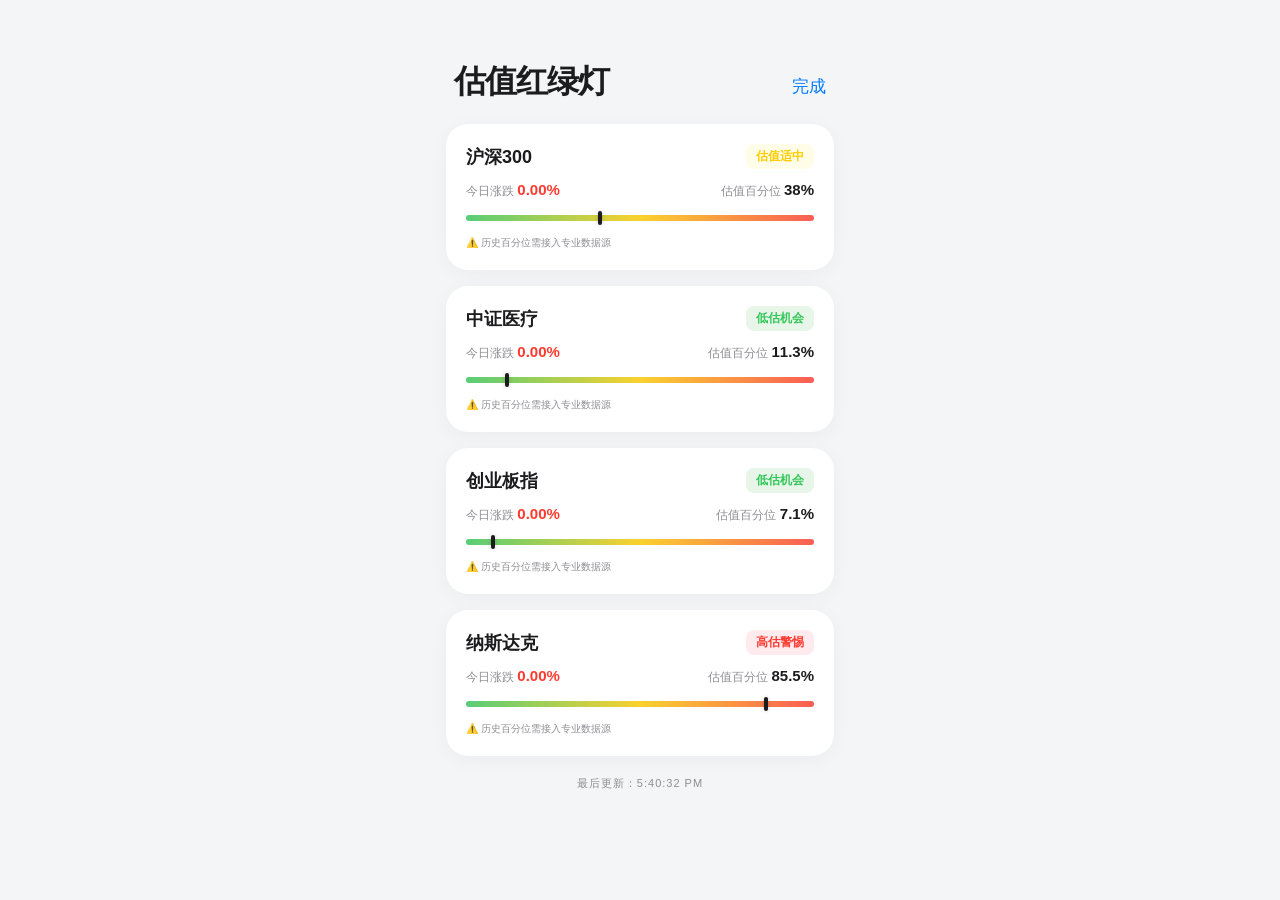
<file: valuation.html>
<!DOCTYPE html>
<html lang="zh-CN">
<head>
	<!-- 关联刚才创建的清单 -->
	<link rel="manifest" href="manifest.json">
	
	<!-- iOS 专用配置：隐藏 Safari 地址栏和状态栏 -->
	<meta name="apple-mobile-web-app-capable" content="yes">
	<meta name="apple-mobile-web-app-status-bar-style" content="black-translucent">
	<meta name="apple-mobile-web-app-title" content="投资助手">
	
	<!-- App 桌面图标 (建议换成你自己的 180x180 png 图片) -->
	<link rel="apple-touch-icon" href="https://cdn-icons-png.flaticon.com">
	
	<!-- 阻止页面弹性滚动造成露底（可选，增加原生感） -->
	<style>
	    html, body { overscroll-behavior-y: none; }
	</style>

    <meta charset="UTF-8">
    <meta name="viewport" content="width=device-width, initial-scale=1.0, maximum-scale=1.0, user-scalable=no">
    <title>估值红绿灯</title>
    <style>
        :root {
            --bg-color: #F4F5F7;
            --card-bg: #FFFFFF;
            --text-main: #1C1C1E;
            --text-secondary: #8E8E93;
            --apple-blue: #007AFF;
            --apple-green: #34C759;
            --apple-yellow: #FFCC00;
            --apple-red: #FF3B30;
            --ios-sep: #E5E5E7;
        }
        [data-theme='dark'] {
            --bg-color: #000000; --card-bg: #1C1C1E; --text-main: #FFFFFF; --ios-sep: #38383A;
        }

        body { font-family: -apple-system, sans-serif; background: var(--bg-color); color: var(--text-main); margin: 0; display: flex; flex-direction: column; align-items: center; min-height: 100vh; }
        .container { width: 100%; max-width: 420px; padding-bottom: 50px; }
        .header { padding: 60px 24px 20px; display: flex; justify-content: space-between; align-items: baseline; }
        .header h1 { font-size: 32px; font-weight: 800; margin: 0; letter-spacing: -1px; }
        .back-btn { color: var(--apple-blue); text-decoration: none; font-size: 17px; font-weight: 500; }

        .valuation-list { padding: 0 16px; display: flex; flex-direction: column; gap: 16px; }
        .val-card { background: var(--card-bg); border-radius: 22px; padding: 20px; box-shadow: 0 4px 20px rgba(0,0,0,0.04); transition: opacity 0.3s; }
        .loading { opacity: 0.5; pointer-events: none; }

        .val-info { display: flex; justify-content: space-between; align-items: center; margin-bottom: 12px; }
        .index-name { font-size: 18px; font-weight: 700; }
        .status-tag { font-size: 12px; font-weight: 700; padding: 4px 10px; border-radius: 8px; transition: 0.3s; }

        /* 进度条系统 */
        .gauge-container { height: 6px; background: #E5E5EA; border-radius: 3px; position: relative; margin: 15px 0; overflow: visible; }
        [data-theme='dark'] .gauge-container { background: #38383A; }
        .gauge-bar { height: 100%; border-radius: 3px; background: linear-gradient(to right, var(--apple-green) 0%, var(--apple-yellow) 50%, var(--apple-red) 100%); width: 100%; opacity: 0.8; }
        .gauge-pointer { width: 4px; height: 14px; background: var(--text-main); position: absolute; top: -4px; border-radius: 2px; box-shadow: 0 0 4px rgba(0,0,0,0.2); transition: left 1.5s cubic-bezier(0.2, 0.8, 0.2, 1); left: 50%; }

        .val-metrics { display: flex; justify-content: space-between; font-size: 12px; color: var(--text-secondary); }
        .val-metrics b { color: var(--text-main); font-size: 15px; font-family: "SF Pro Display", sans-serif; }

        .refresh-tip { text-align: center; font-size: 11px; color: var(--text-secondary); margin-top: 20px; text-transform: uppercase; letter-spacing: 1px; }
    </style>
</head>
<body data-theme="light">

<div class="container">
    <div class="header">
        <h1>估值红绿灯</h1>
        <a href="index.html" class="back-btn">完成</a>
    </div>

    <div class="valuation-list" id="valuationList">
        <!-- 动态生成的卡片将插入此处 -->
    </div>

    <div class="refresh-tip" id="syncTime">数据实时同步中...</div>
</div>

<script>
    // 配置需要监控的指数（代码需对应天天基金接口）
    const INDEX_CONFIG = [
        { name: '沪深300', code: '000300', pe: 11.8, min: 8, max: 18 }, // 设定历史PE区间模拟百分位
        { name: '中证医疗', code: '399989', pe: 24.5, min: 20, max: 60 },
        { name: '创业板指', code: '399006', pe: 28.2, min: 25, max: 70 },
        { name: '纳斯达克', code: 'NDX', pe: 35.1, min: 18, max: 38 }
    ];

    async function fetchValuation() {
        const listContainer = document.getElementById('valuationList');
        listContainer.innerHTML = ''; // 清空

        for (const item of INDEX_CONFIG) {
            // 创建骨架屏效果
            const card = document.createElement('div');
            card.className = 'val-card loading';
            card.innerHTML = `<div class="index-name">${item.name} 加载中...</div>`;
            listContainer.appendChild(card);

            try {
                // 使用天天基金公开接口 (通过 AllOrigins 代理解决跨域)
                const proxy = "https://api.allorigins.win";
                const target = encodeURIComponent(`http://fundgz.1234567.com.cn{item.code}.js?rt=${Date.now()}`);
				console.log(target);
                
                const response = await fetch(proxy + target);
                const result = await response.json();
                
                // 解析天天基金返回的 jsonpgz(...) 格式
                const match = result.contents.match(/jsonpgz\((.+)\)/);
                if (match) {
                    const data = JSON.parse(match[1]);
                    updateCard(card, item, data);
                } else {
                    throw new Error("格式解析失败");
                }
            } catch (e) {
                // 如果接口失败，使用模拟数据演示 UI
                updateCard(card, item, { gszzl: "0.00", jzrq: "演示数据" }, true);
            }
        }
        document.getElementById('syncTime').innerText = `最后更新：${new Date().toLocaleTimeString()}`;
    }

    function updateCard(card, config, liveData, isDemo = false) {
        card.classList.remove('loading');
        
        // 核心逻辑：根据预设的历史PE范围模拟当前的百分位水位
        // 在真实生产环境，建议后端直接下发百分位，前端仅展示
        const mockPercentile = ((config.pe - config.min) / (config.max - config.min) * 100).toFixed(1);
        const safePercentile = Math.max(5, Math.min(95, mockPercentile));

        let statusText = "估值适中";
        let statusColor = "var(--apple-yellow)";
        let bgColor = "#FFFDE7";

        if (safePercentile < 30) {
            statusText = "低估机会"; statusColor = "var(--apple-green)"; bgColor = "#E8F5E9";
        } else if (safePercentile > 70) {
            statusText = "高估警惕"; statusColor = "var(--apple-red)"; bgColor = "#FFEBEE";
        }

        card.innerHTML = `
            <div class="val-info">
                <span class="index-name">${config.name}</span>
                <span class="status-tag" style="background: ${bgColor}; color: ${statusColor};">${statusText}</span>
            </div>
            <div class="val-metrics">
                <div>今日涨跌 <b style="color:${liveData.gszzl >= 0 ? 'var(--apple-red)' : 'var(--apple-green)'}">${liveData.gszzl}%</b></div>
                <div>估值百分位 <b>${safePercentile}%</b></div>
            </div>
            <div class="gauge-container">
                <div class="gauge-bar"></div>
                <div class="gauge-pointer" style="left: ${safePercentile}%;"></div>
            </div>
            <div style="font-size:10px; color:var(--text-secondary); margin-top:5px;">
                ${isDemo ? '⚠️ 历史百分位需接入专业数据源' : '数据源：天天基金实时估值'}
            </div>
        `;
    }

    // 初始化加载
    fetchValuation();

    // 适配深色模式
    if (window.matchMedia && window.matchMedia('(prefers-color-scheme: dark)').matches) {
        document.body.setAttribute('data-theme', 'dark');
    }
</script>
</body>
</html>
</file>
<file: style.css>
/* iOS 17风格理财记录应用 */
:root {
    /* iOS 17颜色系统 - 浅色模式 */
    --ios-background: #f2f2f7;
    --ios-surface: #ffffff;
    --ios-surface-secondary: #f2f2f7;
    --ios-surface-tertiary: #e5e5ea;
    --ios-label: #000000;
    --ios-label-secondary: #8e8e93;
    --ios-label-tertiary: #c7c7cc;
    --ios-separator: #c6c6c8;

    /* 品牌颜色 - iOS 17蓝色调 */
    --ios-blue: #007aff;
    --ios-blue-light: #409cff;
    --ios-green: #34c759;
    --ios-red: #ff3b30;
    --ios-orange: #ff9500;
    --ios-purple: #af52de;

    /* 毛玻璃效果 */
    --ios-blur: blur(20px);

    /* 阴影 */
    --ios-shadow: 0px 4px 20px rgba(0, 0, 0, 0.08);
    --ios-shadow-light: 0px 2px 10px rgba(0, 0, 0, 0.05);

    /* 圆角 */
    --ios-radius-small: 8px;
    --ios-radius-medium: 12px;
    --ios-radius-large: 16px;
    --ios-radius-xlarge: 20px;

    /* 字体 */
    --ios-font-family: -apple-system, BlinkMacSystemFont, 'Inter', 'Segoe UI', Roboto, sans-serif;

    /* 间距 */
    --ios-spacing-xs: 4px;
    --ios-spacing-sm: 8px;
    --ios-spacing-md: 12px;
    --ios-spacing-lg: 16px;
    --ios-spacing-xl: 20px;
    --ios-spacing-xxl: 24px;
}

/* 暗色模式支持 */
@media (prefers-color-scheme: dark) {
    :root {
        --ios-background: #000000;
        --ios-surface: #1c1c1e;
        --ios-surface-secondary: #2c2c2e;
        --ios-surface-tertiary: #3a3a3c;
        --ios-label: #ffffff;
        --ios-label-secondary: #98989d;
        --ios-label-tertiary: #6c6c70;
        --ios-separator: #38383a;

        --ios-shadow: 0px 4px 20px rgba(0, 0, 0, 0.4);
        --ios-shadow-light: 0px 2px 10px rgba(0, 0, 0, 0.2);
    }
}

/* 基础样式重置 */
* {
    margin: 0;
    padding: 0;
    box-sizing: border-box;
}

body {
    font-family: var(--ios-font-family);
    background-color: var(--ios-background);
    color: var(--ios-label);
    line-height: 1.5;
    -webkit-font-smoothing: antialiased;
    -moz-osx-font-smoothing: grayscale;
    padding-bottom: env(safe-area-inset-bottom);
    min-height: 100vh;
}

.container {
    max-width: 500px;
    margin: 0 auto;
    padding: var(--ios-spacing-lg);
    padding-top: max(var(--ios-spacing-lg), env(safe-area-inset-top));
}

/* 头部样式 */
.header {
    margin-bottom: var(--ios-spacing-xl);
}

.header-content {
    display: flex;
    justify-content: space-between;
    align-items: center;
    margin-bottom: var(--ios-spacing-md);
}

.app-title {
    font-size: 28px;
    font-weight: 700;
    background: linear-gradient(135deg, var(--ios-blue), var(--ios-purple));
    -webkit-background-clip: text;
    -webkit-text-fill-color: transparent;
    background-clip: text;
}

.header-actions {
    display: flex;
    gap: var(--ios-spacing-sm);
}

.icon-btn {
    width: 44px;
    height: 44px;
    border-radius: 50%;
    border: none;
    background: var(--ios-surface);
    color: var(--ios-label-secondary);
    display: flex;
    align-items: center;
    justify-content: center;
    cursor: pointer;
    transition: all 0.2s ease;
    box-shadow: var(--ios-shadow-light);
    backdrop-filter: var(--ios-blur);
    -webkit-backdrop-filter: var(--ios-blur);
}

.icon-btn:hover, .icon-btn:active {
    background: var(--ios-surface-secondary);
    color: var(--ios-label);
    transform: scale(1.05);
}

/* 视图切换按钮 */
.view-toggle {
    display: flex;
    background: var(--ios-surface);
    border-radius: var(--ios-radius-large);
    padding: var(--ios-spacing-xs);
    box-shadow: var(--ios-shadow-light);
    backdrop-filter: var(--ios-blur);
    -webkit-backdrop-filter: var(--ios-blur);
}

.view-toggle button {
    flex: 1;
    padding: var(--ios-spacing-md) var(--ios-spacing-lg);
    border: none;
    background: transparent;
    color: var(--ios-label-secondary);
    font-weight: 500;
    font-size: 14px;
    cursor: pointer;
    border-radius: var(--ios-radius-medium);
    transition: all 0.2s ease;
    display: flex;
    align-items: center;
    justify-content: center;
    gap: var(--ios-spacing-xs);
}

.view-toggle button.active {
    background: var(--ios-surface-secondary);
    color: var(--ios-blue);
    font-weight: 600;
}

/* 统计卡片 */
.stats-container {
    display: grid;
    grid-template-columns: 1fr 1fr;
    gap: var(--ios-spacing-md);
    margin-bottom: var(--ios-spacing-xl);
}

.stat-card {
    background: var(--ios-surface);
    border-radius: var(--ios-radius-large);
    padding: var(--ios-spacing-lg);
    display: flex;
    align-items: center;
    gap: var(--ios-spacing-lg);
    box-shadow: var(--ios-shadow);
    backdrop-filter: var(--ios-blur);
    -webkit-backdrop-filter: var(--ios-blur);
    transition: transform 0.2s ease;
}

.stat-card:hover {
    transform: translateY(-2px);
}

.stat-icon {
    width: 44px;
    height: 44px;
    border-radius: var(--ios-radius-medium);
    background: linear-gradient(135deg, var(--ios-blue-light), var(--ios-blue));
    display: flex;
    align-items: center;
    justify-content: center;
    color: white;
    font-size: 18px;
}

.stat-content {
    flex: 1;
}

.stat-label {
    font-size: 14px;
    color: var(--ios-label-secondary);
    margin-bottom: var(--ios-spacing-xs);
}

.stat-value {
    font-size: 22px;
    font-weight: 700;
    color: var(--ios-label);
}

/* 日历头部 */
.calendar-header {
    display: flex;
    align-items: center;
    justify-content: space-between;
    margin-bottom: var(--ios-spacing-lg);
    background: var(--ios-surface);
    border-radius: var(--ios-radius-large);
    padding: var(--ios-spacing-md) var(--ios-spacing-lg);
    box-shadow: var(--ios-shadow-light);
    backdrop-filter: var(--ios-blur);
    -webkit-backdrop-filter: var(--ios-blur);
}

.nav-btn {
    width: 44px;
    height: 44px;
    border-radius: 50%;
    border: none;
    background: var(--ios-surface-secondary);
    color: var(--ios-label);
    display: flex;
    align-items: center;
    justify-content: center;
    cursor: pointer;
    transition: all 0.2s ease;
}

.nav-btn:hover, .nav-btn:active {
    background: var(--ios-surface-tertiary);
    transform: scale(1.05);
}

.calendar-title {
    text-align: center;
}

.calendar-title h2 {
    font-size: 18px;
    font-weight: 600;
    margin-bottom: var(--ios-spacing-xs);
}

.date-display {
    font-size: 14px;
    color: var(--ios-label-secondary);
}

/* 日历表格 */
.calendar-container {
    background: var(--ios-surface);
    border-radius: var(--ios-radius-large);
    padding: var(--ios-spacing-lg);
    margin-bottom: var(--ios-spacing-xl);
    box-shadow: var(--ios-shadow);
    backdrop-filter: var(--ios-blur);
    -webkit-backdrop-filter: var(--ios-blur);
    overflow: hidden;
}

#calendar {
    width: 100%;
    border-collapse: collapse;
}

#calendar th {
    padding: var(--ios-spacing-md) 0;
    font-weight: 600;
    color: var(--ios-label-secondary);
    text-align: center;
    font-size: 14px;
}

#calendar td {
    width: 14.28%;
    height: 60px;
    text-align: center;
    vertical-align: middle;
    cursor: pointer;
    position: relative;
    transition: background-color 0.2s ease;
    border-radius: var(--ios-radius-small);
}

#calendar td:hover {
    background-color: var(--ios-surface-secondary);
}

#calendar td.selected {
    background-color: var(--ios-blue);
    color: white;
}

#calendar td .amount {
    position: absolute;
    bottom: 2px;
    left: 0;
    right: 0;
    font-size: 10px;
    color: var(--ios-green);
    font-weight: 500;
    white-space: nowrap;
    overflow: hidden;
    text-overflow: ellipsis;
}

/* 月/年视图网格 */
.month-grid, .year-grid {
    display: grid;
    grid-template-columns: repeat(3, 1fr);
    gap: var(--ios-spacing-md);
}

.month-cell, .year-cell {
    background: var(--ios-surface-secondary);
    border-radius: var(--ios-radius-medium);
    padding: var(--ios-spacing-lg);
    text-align: center;
    cursor: pointer;
    transition: all 0.2s ease;
    position: relative;
}

.month-cell:hover, .year-cell:hover {
    background: var(--ios-surface-tertiary);
    transform: translateY(-2px);
}

.month-cell .amount, .year-cell .amount {
    font-size: 12px;
    color: var(--ios-green);
    margin-top: var(--ios-spacing-xs);
    font-weight: 500;
}

/* 输入区域 */
.input-section {
    margin-bottom: var(--ios-spacing-xl);
}

.input-card {
    background: var(--ios-surface);
    border-radius: var(--ios-radius-large);
    padding: var(--ios-spacing-lg);
    box-shadow: var(--ios-shadow);
    backdrop-filter: var(--ios-blur);
    -webkit-backdrop-filter: var(--ios-blur);
}

.input-title {
    font-size: 18px;
    font-weight: 600;
    margin-bottom: var(--ios-spacing-lg);
    display: flex;
    align-items: center;
    gap: var(--ios-spacing-sm);
    color: var(--ios-label);
}

.date-input-group {
    margin-bottom: var(--ios-spacing-lg);
}

.date-input-group label {
    display: block;
    font-size: 14px;
    color: var(--ios-label-secondary);
    margin-bottom: var(--ios-spacing-sm);
    display: flex;
    align-items: center;
    gap: var(--ios-spacing-sm);
}

.date-input-wrapper {
    display: flex;
    align-items: center;
    gap: var(--ios-spacing-md);
}

.date-input {
    flex: 1;
    padding: var(--ios-spacing-md);
    border: 1px solid var(--ios-separator);
    border-radius: var(--ios-radius-medium);
    background: var(--ios-surface-secondary);
    color: var(--ios-label);
    font-family: inherit;
    font-size: 16px;
    transition: border-color 0.2s ease;
}

.date-input:focus {
    outline: none;
    border-color: var(--ios-blue);
}

.date-display-text {
    font-size: 16px;
    color: var(--ios-label);
    font-weight: 500;
}

.input-row {
    display: grid;
    grid-template-columns: 1fr 1fr;
    gap: var(--ios-spacing-md);
    margin-bottom: var(--ios-spacing-lg);
}

.input-group {
    flex: 1;
}

.input-group label {
    display: block;
    font-size: 14px;
    color: var(--ios-label-secondary);
    margin-bottom: var(--ios-spacing-sm);
    display: flex;
    align-items: center;
    gap: var(--ios-spacing-sm);
}

.input-with-icon {
    position: relative;
    display: flex;
    align-items: center;
}

.input-with-icon .currency {
    position: absolute;
    left: var(--ios-spacing-md);
    color: var(--ios-label-secondary);
    font-weight: 500;
    z-index: 1;
}

.input-with-icon input {
    width: 100%;
    padding: var(--ios-spacing-md);
    padding-left: 36px;
    border: 1px solid var(--ios-separator);
    border-radius: var(--ios-radius-medium);
    background: var(--ios-surface-secondary);
    color: var(--ios-label);
    font-family: inherit;
    font-size: 16px;
    transition: border-color 0.2s ease;
}

.input-with-icon input:focus {
    outline: none;
    border-color: var(--ios-blue);
}

.save-btn {
    width: 100%;
    padding: var(--ios-spacing-lg);
    background: linear-gradient(135deg, var(--ios-blue), var(--ios-blue-light));
    color: white;
    border: none;
    border-radius: var(--ios-radius-medium);
    font-size: 16px;
    font-weight: 600;
    cursor: pointer;
    transition: all 0.2s ease;
    display: flex;
    align-items: center;
    justify-content: center;
    gap: var(--ios-spacing-sm);
}

.save-btn:hover, .save-btn:active {
    opacity: 0.9;
    transform: translateY(-1px);
}

/* 底部 */
.footer {
    text-align: center;
    padding: var(--ios-spacing-lg) 0;
    color: var(--ios-label-secondary);
    font-size: 14px;
}

.footer-text {
    display: flex;
    align-items: center;
    justify-content: center;
    gap: var(--ios-spacing-sm);
}

/* 模态框 */
.modal {
    position: fixed;
    top: 0;
    left: 0;
    right: 0;
    bottom: 0;
    z-index: 1000;
    display: flex;
    align-items: center;
    justify-content: center;
    padding: var(--ios-spacing-lg);
}

.modal.hidden {
    display: none;
}

.modal-overlay {
    position: absolute;
    top: 0;
    left: 0;
    right: 0;
    bottom: 0;
    background: rgba(0, 0, 0, 0.5);
    backdrop-filter: blur(5px);
    -webkit-backdrop-filter: blur(5px);
}

.modal-content {
    position: relative;
    background: var(--ios-surface);
    border-radius: var(--ios-radius-xlarge);
    padding: var(--ios-spacing-lg);
    width: 100%;
    max-width: 400px;
    box-shadow: var(--ios-shadow);
    backdrop-filter: var(--ios-blur);
    -webkit-backdrop-filter: var(--ios-blur);
    z-index: 1001;
}

.modal-header {
    display: flex;
    justify-content: space-between;
    align-items: center;
    margin-bottom: var(--ios-spacing-lg);
    padding-bottom: var(--ios-spacing-md);
    border-bottom: 1px solid var(--ios-separator);
}

.modal-header h3 {
    font-size: 18px;
    font-weight: 600;
    display: flex;
    align-items: center;
    gap: var(--ios-spacing-sm);
}

.close-btn {
    width: 36px;
    height: 36px;
    border-radius: 50%;
    border: none;
    background: var(--ios-surface-secondary);
    color: var(--ios-label);
    display: flex;
    align-items: center;
    justify-content: center;
    cursor: pointer;
    transition: all 0.2s ease;
}

.close-btn:hover, .close-btn:active {
    background: var(--ios-surface-tertiary);
}

.modal-body {
    margin-bottom: var(--ios-spacing-lg);
}

.modal-date {
    display: flex;
    align-items: center;
    gap: var(--ios-spacing-sm);
    margin-bottom: var(--ios-spacing-lg);
    padding: var(--ios-spacing-md);
    background: var(--ios-surface-secondary);
    border-radius: var(--ios-radius-medium);
    font-size: 16px;
    font-weight: 500;
}

.modal-input-group {
    margin-bottom: var(--ios-spacing-lg);
}

.modal-input-group label {
    display: block;
    font-size: 14px;
    color: var(--ios-label-secondary);
    margin-bottom: var(--ios-spacing-sm);
    display: flex;
    align-items: center;
    gap: var(--ios-spacing-sm);
}

.modal-footer {
    display: flex;
    gap: var(--ios-spacing-md);
}

.btn-danger {
    flex: 1;
    padding: var(--ios-spacing-md);
    background: var(--ios-red);
    color: white;
    border: none;
    border-radius: var(--ios-radius-medium);
    font-size: 16px;
    font-weight: 600;
    cursor: pointer;
    transition: all 0.2s ease;
    display: flex;
    align-items: center;
    justify-content: center;
    gap: var(--ios-spacing-sm);
}

.btn-primary {
    flex: 1;
    padding: var(--ios-spacing-md);
    background: linear-gradient(135deg, var(--ios-blue), var(--ios-blue-light));
    color: white;
    border: none;
    border-radius: var(--ios-radius-medium);
    font-size: 16px;
    font-weight: 600;
    cursor: pointer;
    transition: all 0.2s ease;
    display: flex;
    align-items: center;
    justify-content: center;
    gap: var(--ios-spacing-sm);
}

.btn-danger:hover, .btn-primary:hover {
    opacity: 0.9;
    transform: translateY(-1px);
}

/* 响应式调整 */
@media (max-width: 400px) {
    .container {
        padding: var(--ios-spacing-md);
    }

    .stats-container {
        grid-template-columns: 1fr;
    }

    .input-row {
        grid-template-columns: 1fr;
    }

    .month-grid {
        grid-template-columns: repeat(2, 1fr);
    }
}

/* 金额显示的通用样式 */
.amount {
    color: var(--ios-green);
    font-weight: 500;
}

.amount.negative {
    color: var(--ios-red);
}

/* 动画效果 */
@keyframes fadeIn {
    from { opacity: 0; transform: translateY(10px); }
    to { opacity: 1; transform: translateY(0); }
}

.container > * {
    animation: fadeIn 0.3s ease-out;
}

/* 滚动条样式 */
::-webkit-scrollbar {
    width: 8px;
}

::-webkit-scrollbar-track {
    background: var(--ios-surface-secondary);
    border-radius: 4px;
}

::-webkit-scrollbar-thumb {
    background: var(--ios-label-tertiary);
    border-radius: 4px;
}

::-webkit-scrollbar-thumb:hover {
    background: var(--ios-label-secondary);
}

/* 移动端优化 */
@media (max-width: 480px) {
    .container {
        padding: var(--ios-spacing-md);
    }

    .app-title {
        font-size: 24px;
    }

    .stat-card {
        padding: var(--ios-spacing-md);
        gap: var(--ios-spacing-md);
    }

    .stat-icon {
        width: 40px;
        height: 40px;
        font-size: 16px;
    }

    .stat-value {
        font-size: 20px;
    }

    .input-card {
        padding: var(--ios-spacing-md);
    }

    .input-title {
        font-size: 16px;
    }

    .calendar-container {
        padding: var(--ios-spacing-md);
    }

    #calendar td {
        height: 50px;
        font-size: 14px;
    }

    #calendar td .amount {
        font-size: 9px;
    }

    .month-grid, .year-grid {
        grid-template-columns: repeat(2, 1fr);
        gap: var(--ios-spacing-sm);
    }

    .month-cell, .year-cell {
        padding: var(--ios-spacing-md);
    }
}

/* iOS特定优化 */
@supports (-webkit-touch-callout: none) {
    /* 防止iOS点击高亮 */
    * {
        -webkit-tap-highlight-color: transparent;
    }

    /* 改善iOS输入框外观 */
    input, textarea, select {
        -webkit-appearance: none;
        border-radius: var(--ios-radius-medium);
    }

    /* 改善iOS按钮反馈 */
    button {
        -webkit-touch-callout: none;
    }
}

/* 改善触摸体验 */
@media (hover: none) and (pointer: coarse) {
    .icon-btn, .nav-btn, .month-cell, .year-cell, #calendar td {
        min-height: 44px;
        min-width: 44px;
    }

    input, select, textarea {
        font-size: 16px; /* 防止iOS缩放 */
    }

    .save-btn, .btn-primary, .btn-danger {
        padding: var(--ios-spacing-lg);
        min-height: 50px;
    }
}

/* 横屏优化 */
@media (orientation: landscape) and (max-height: 500px) {
    .container {
        padding: var(--ios-spacing-sm);
    }

    .stats-container {
        grid-template-columns: repeat(2, 1fr);
        margin-bottom: var(--ios-spacing-md);
    }

    .calendar-container {
        margin-bottom: var(--ios-spacing-md);
    }

    .input-section {
        margin-bottom: var(--ios-spacing-md);
    }
}
</file>
